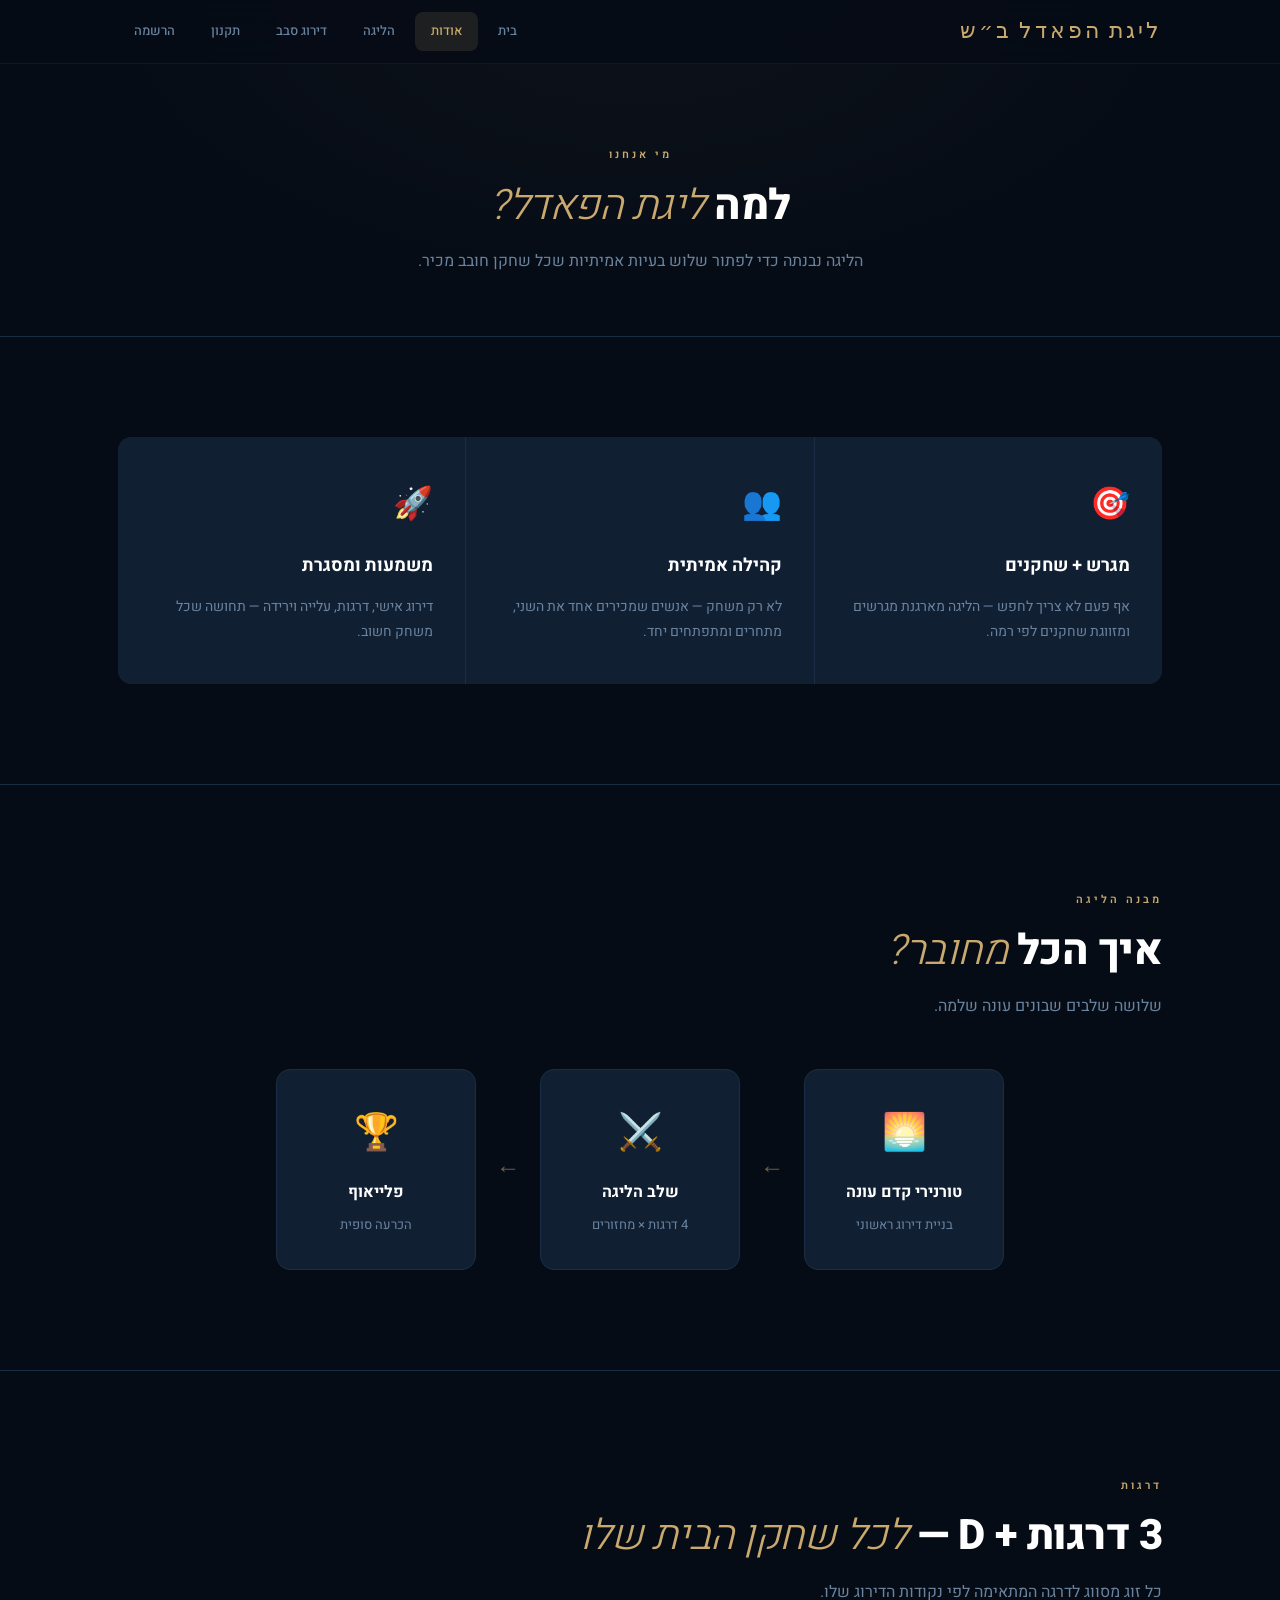
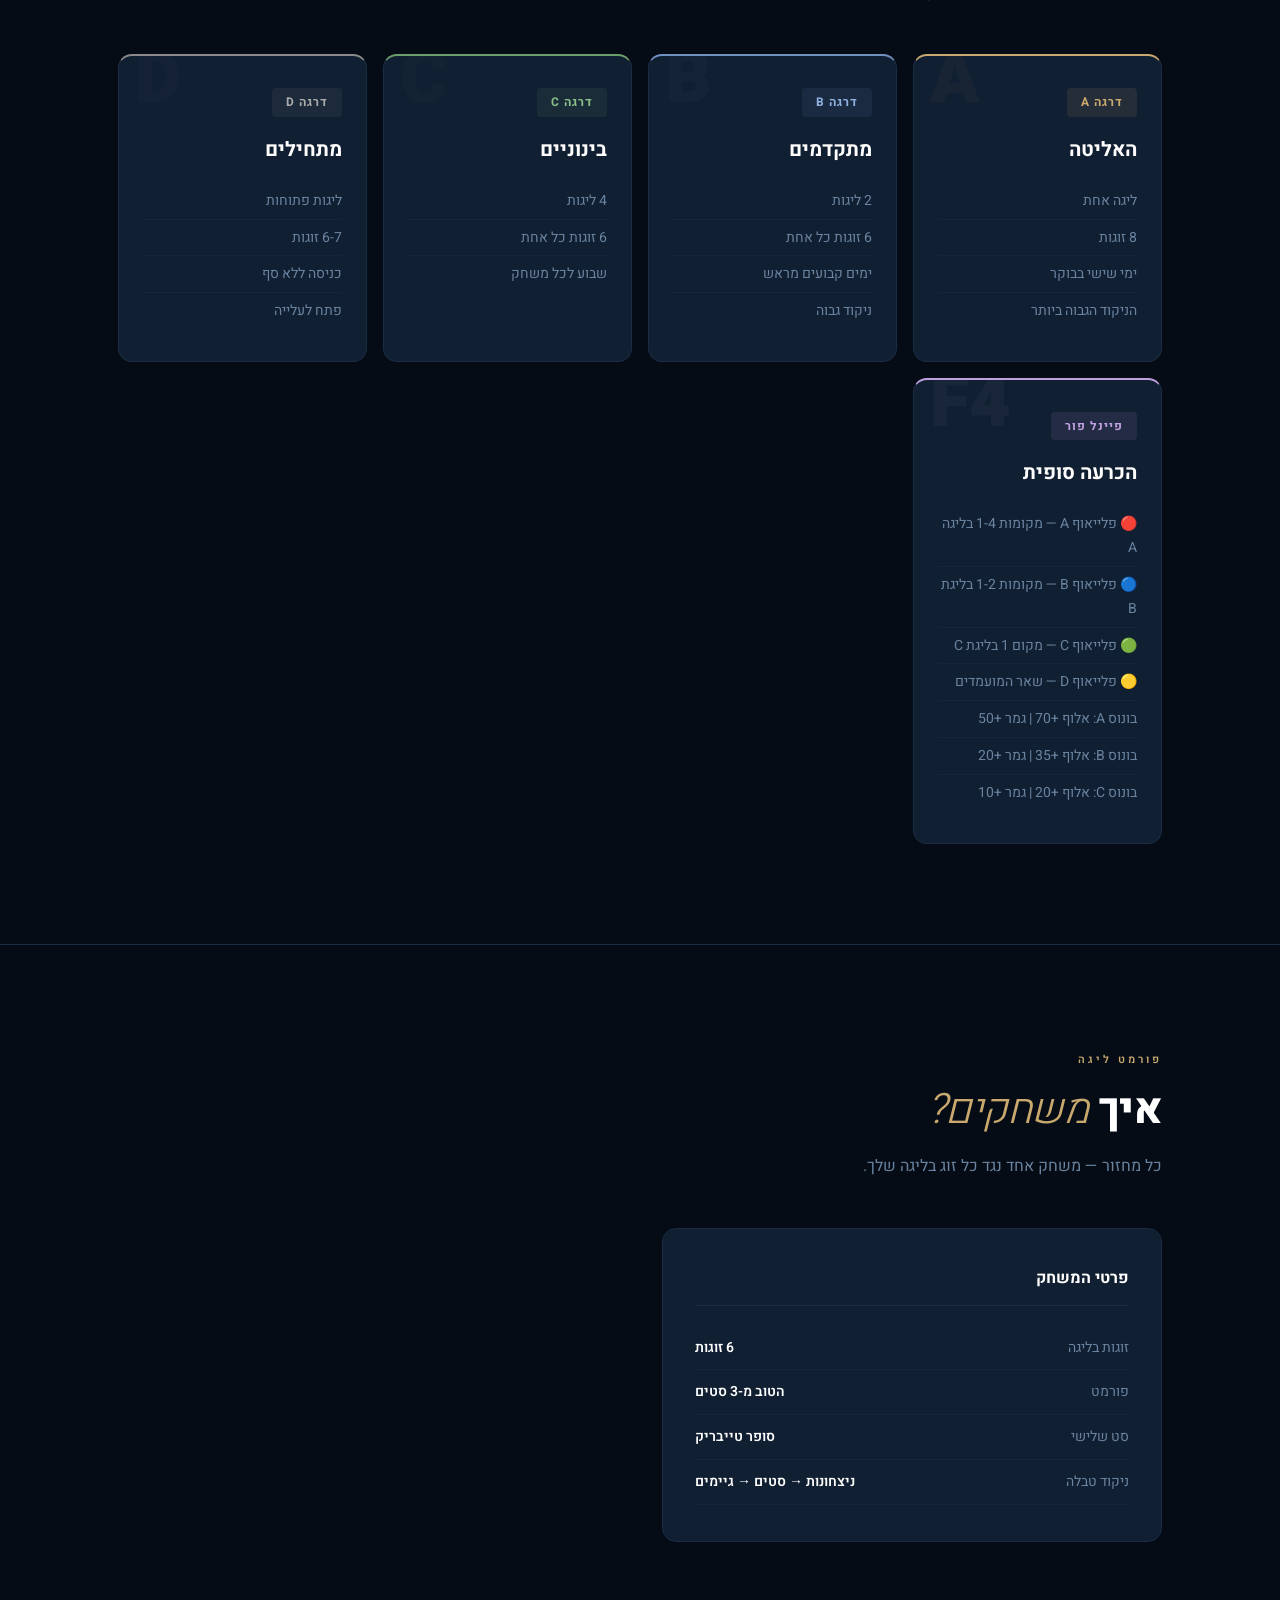
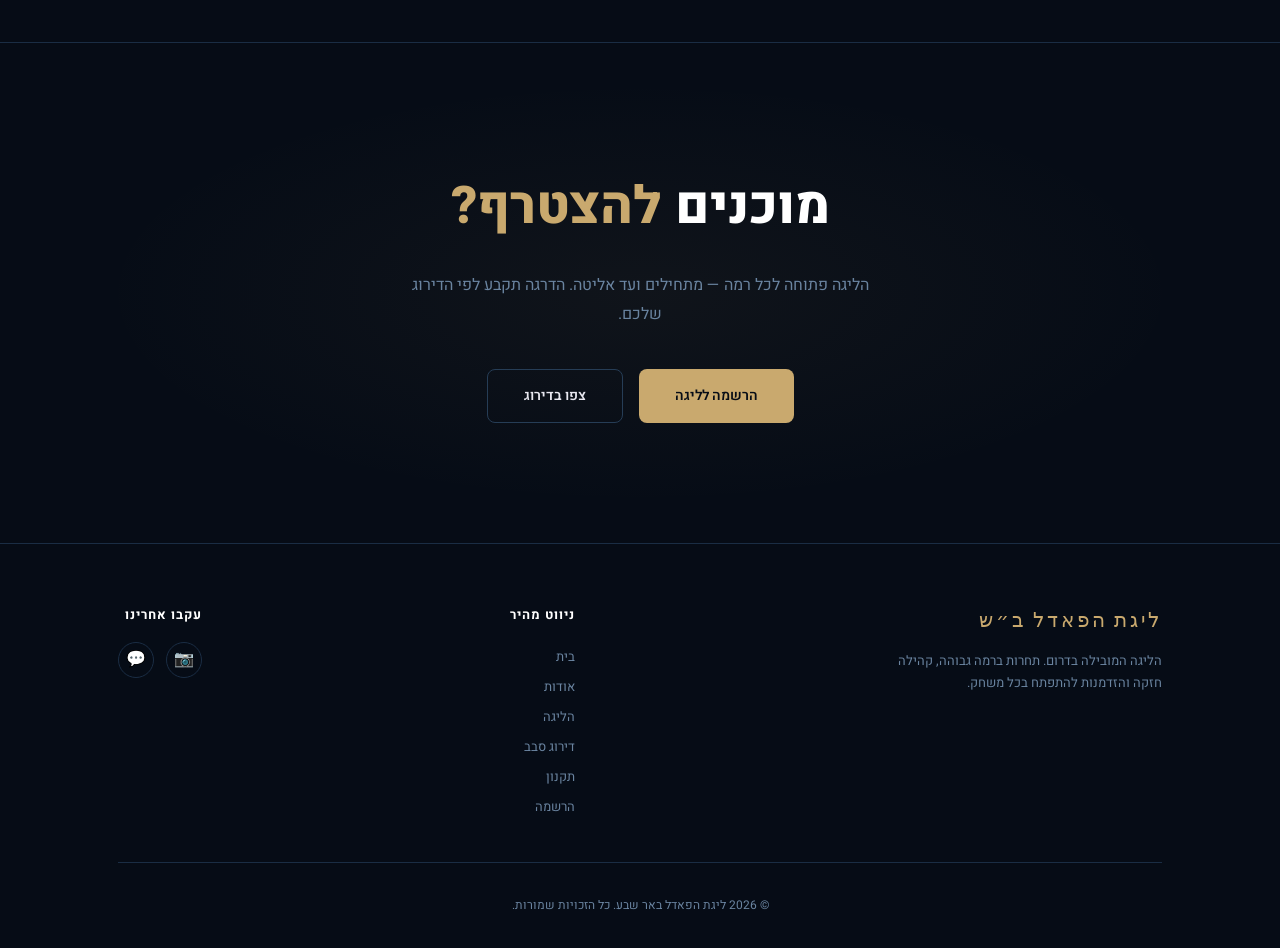
<file: about.html>
<!DOCTYPE html>
<html lang="he" dir="rtl">
<head>
  <meta charset="UTF-8">
  <meta name="viewport" content="width=device-width, initial-scale=1.0">
  <title>אודות — ליגת הפאדל באר שבע</title>
  <link rel="preconnect" href="https://fonts.googleapis.com">
  <link rel="preconnect" href="https://fonts.gstatic.com" crossorigin>
  <link href="https://fonts.googleapis.com/css2?family=Bebas+Neue&family=Heebo:wght@300;400;500;600;700;800;900&display=swap" rel="stylesheet">
  <link rel="stylesheet" href="css/style.css">
</head>
<body>

  <!-- NAVBAR -->
  <nav class="navbar">
    <div class="container">
      <div class="nav-brand">ליגת הפאדל ב״ש</div>
      <div class="nav-links">
        <a href="index.html">בית</a>
        <a href="about.html" class="active">אודות</a>
        <a href="league.html">הליגה</a>
        <a href="rankings.html">דירוג סבב</a>
        <a href="rules.html">תקנון</a>
        <a href="register.html">הרשמה</a>
      </div>
      <button class="menu-toggle" aria-label="תפריט">
        <span></span><span></span><span></span>
      </button>
    </div>
  </nav>

  <!-- PAGE HEADER -->
  <header class="page-header">
    <div class="container">
      <div class="section-tag">מי אנחנו</div>
      <h1 class="section-title">למה <span>ליגת הפאדל?</span></h1>
      <p class="section-sub" style="margin:0 auto;">הליגה נבנתה כדי לפתור שלוש בעיות אמיתיות שכל שחקן חובב מכיר.</p>
    </div>
  </header>

  <div class="divider"></div>

  <!-- GOALS -->
  <section class="section">
    <div class="container">
      <div class="goals-grid reveal">
        <div class="goal-card">
          <div class="icon">🎯</div>
          <h3>מגרש + שחקנים</h3>
          <p>אף פעם לא צריך לחפש — הליגה מארגנת מגרשים ומזווגת שחקנים לפי רמה.</p>
        </div>
        <div class="goal-card">
          <div class="icon">👥</div>
          <h3>קהילה אמיתית</h3>
          <p>לא רק משחק — אנשים שמכירים אחד את השני, מתחרים ומתפתחים יחד.</p>
        </div>
        <div class="goal-card">
          <div class="icon">🚀</div>
          <h3>משמעות ומסגרת</h3>
          <p>דירוג אישי, דרגות, עלייה וירידה — תחושה שכל משחק חשוב.</p>
        </div>
      </div>
    </div>
  </section>

  <div class="divider"></div>

  <!-- STRUCTURE -->
  <section class="section">
    <div class="container">
      <div class="section-tag">מבנה הליגה</div>
      <h2 class="section-title">איך הכל <span>מחובר?</span></h2>
      <p class="section-sub">שלושה שלבים שבונים עונה שלמה.</p>

      <div class="structure-flow reveal">
        <div class="flow-item">
          <div class="icon">🌅</div>
          <h4>טורנירי קדם עונה</h4>
          <p>בניית דירוג ראשוני</p>
        </div>
        <div class="flow-arrow">←</div>
        <div class="flow-item">
          <div class="icon">⚔️</div>
          <h4>שלב הליגה</h4>
          <p>4 דרגות × מחזורים</p>
        </div>
        <div class="flow-arrow">←</div>
        <div class="flow-item">
          <div class="icon">🏆</div>
          <h4>פלייאוף</h4>
          <p>הכרעה סופית</p>
        </div>
      </div>
    </div>
  </section>

  <div class="divider"></div>

  <!-- GRADES -->
  <section class="section">
    <div class="container">
      <div class="section-tag">דרגות</div>
      <h2 class="section-title">3 דרגות + D — <span>לכל שחקן הבית שלו</span></h2>
      <p class="section-sub">כל זוג מסווג לדרגה המתאימה לפי נקודות הדירוג שלו.</p>

      <div class="leagues-grid reveal">
        <div class="league-card a">
          <div class="letter">A</div>
          <span class="badge">דרגה A</span>
          <h3>האליטה</h3>
          <ul>
            <li>ליגה אחת</li>
            <li>8 זוגות</li>
            <li>ימי שישי בבוקר</li>
            <li>הניקוד הגבוה ביותר</li>
          </ul>
        </div>

        <div class="league-card b">
          <div class="letter">B</div>
          <span class="badge">דרגה B</span>
          <h3>מתקדמים</h3>
          <ul>
            <li>2 ליגות</li>
            <li>6 זוגות כל אחת</li>
            <li>ימים קבועים מראש</li>
            <li>ניקוד גבוה</li>
          </ul>
        </div>

        <div class="league-card c">
          <div class="letter">C</div>
          <span class="badge">דרגה C</span>
          <h3>בינוניים</h3>
          <ul>
            <li>4 ליגות</li>
            <li>6 זוגות כל אחת</li>
            <li>שבוע לכל משחק</li>
          </ul>
        </div>

        <div class="league-card d">
          <div class="letter">D</div>
          <span class="badge">דרגה D</span>
          <h3>מתחילים</h3>
          <ul>
            <li>ליגות פתוחות</li>
            <li>6-7 זוגות</li>
            <li>כניסה ללא סף</li>
            <li>פתח לעלייה</li>
          </ul>
        </div>

        <div class="league-card f4">
          <div class="letter">F4</div>
          <span class="badge">פיינל פור</span>
          <h3>הכרעה סופית</h3>
          <ul>
            <li>🔴 פלייאוף A — מקומות 1-4 בליגה A</li>
            <li>🔵 פלייאוף B — מקומות 1-2 בליגת B</li>
            <li>🟢 פלייאוף C — מקום 1 בליגת C</li>
            <li>🟡 פלייאוף D — שאר המועמדים</li>
            <li>בונוס A: אלוף +70 | גמר +50</li>
            <li>בונוס B: אלוף +35 | גמר +20</li>
            <li>בונוס C: אלוף +20 | גמר +10</li>
          </ul>
        </div>
      </div>
    </div>
  </section>

  <div class="divider"></div>

  <!-- FORMAT -->
  <section class="section">
    <div class="container">
      <div class="section-tag">פורמט ליגה</div>
      <h2 class="section-title">איך <span>משחקים?</span></h2>
      <p class="section-sub">כל מחזור — משחק אחד נגד כל זוג בליגה שלך.</p>

      <div class="format-box reveal">
        <h4>פרטי המשחק</h4>
        <div class="format-row">
          <span class="label">זוגות בליגה</span>
          <span class="value">6 זוגות</span>
        </div>
        <div class="format-row">
          <span class="label">פורמט</span>
          <span class="value">הטוב מ-3 סטים</span>
        </div>
        <div class="format-row">
          <span class="label">סט שלישי</span>
          <span class="value">סופר טייבריק</span>
        </div>
        <div class="format-row">
          <span class="label">ניקוד טבלה</span>
          <span class="value">ניצחונות → סטים → גיימים</span>
        </div>
      </div>
    </div>
  </section>

  <div class="divider"></div>

  <!-- CTA -->
  <section class="cta-section">
    <div class="container">
      <h2 class="reveal">מוכנים <span>להצטרף?</span></h2>
      <p class="reveal">הליגה פתוחה לכל רמה — מתחילים ועד אליטה. הדרגה תקבע לפי הדירוג שלכם.</p>
      <div class="cta-buttons reveal">
        <a href="register.html" class="btn btn-gold">הרשמה לליגה</a>
        <a href="league.html" class="btn btn-outline">צפו בדירוג</a>
      </div>
    </div>
  </section>

  <!-- FOOTER -->
  <footer class="footer">
    <div class="container">
      <div class="footer-content">
        <div>
          <div class="footer-brand">ליגת הפאדל ב״ש</div>
          <p class="footer-desc">הליגה המובילה בדרום. תחרות ברמה גבוהה, קהילה חזקה והזדמנות להתפתח בכל משחק.</p>
        </div>
        <div class="footer-links">
          <h4>ניווט מהיר</h4>
          <a href="index.html">בית</a>
          <a href="about.html">אודות</a>
          <a href="league.html">הליגה</a>
          <a href="rankings.html">דירוג סבב</a>
          <a href="rules.html">תקנון</a>
          <a href="register.html">הרשמה</a>
        </div>
        <div class="footer-links">
          <h4>עקבו אחרינו</h4>
          <div class="footer-social">
            <a href="#" aria-label="אינסטגרם">📷</a>
            <a href="#" aria-label="וואטסאפ">💬</a>
          </div>
        </div>
      </div>
      <div class="footer-bottom">© 2026 ליגת הפאדל באר שבע. כל הזכויות שמורות.</div>
    </div>
  </footer>

  <script src="js/main.js"></script>
</body>
</html>
</file>
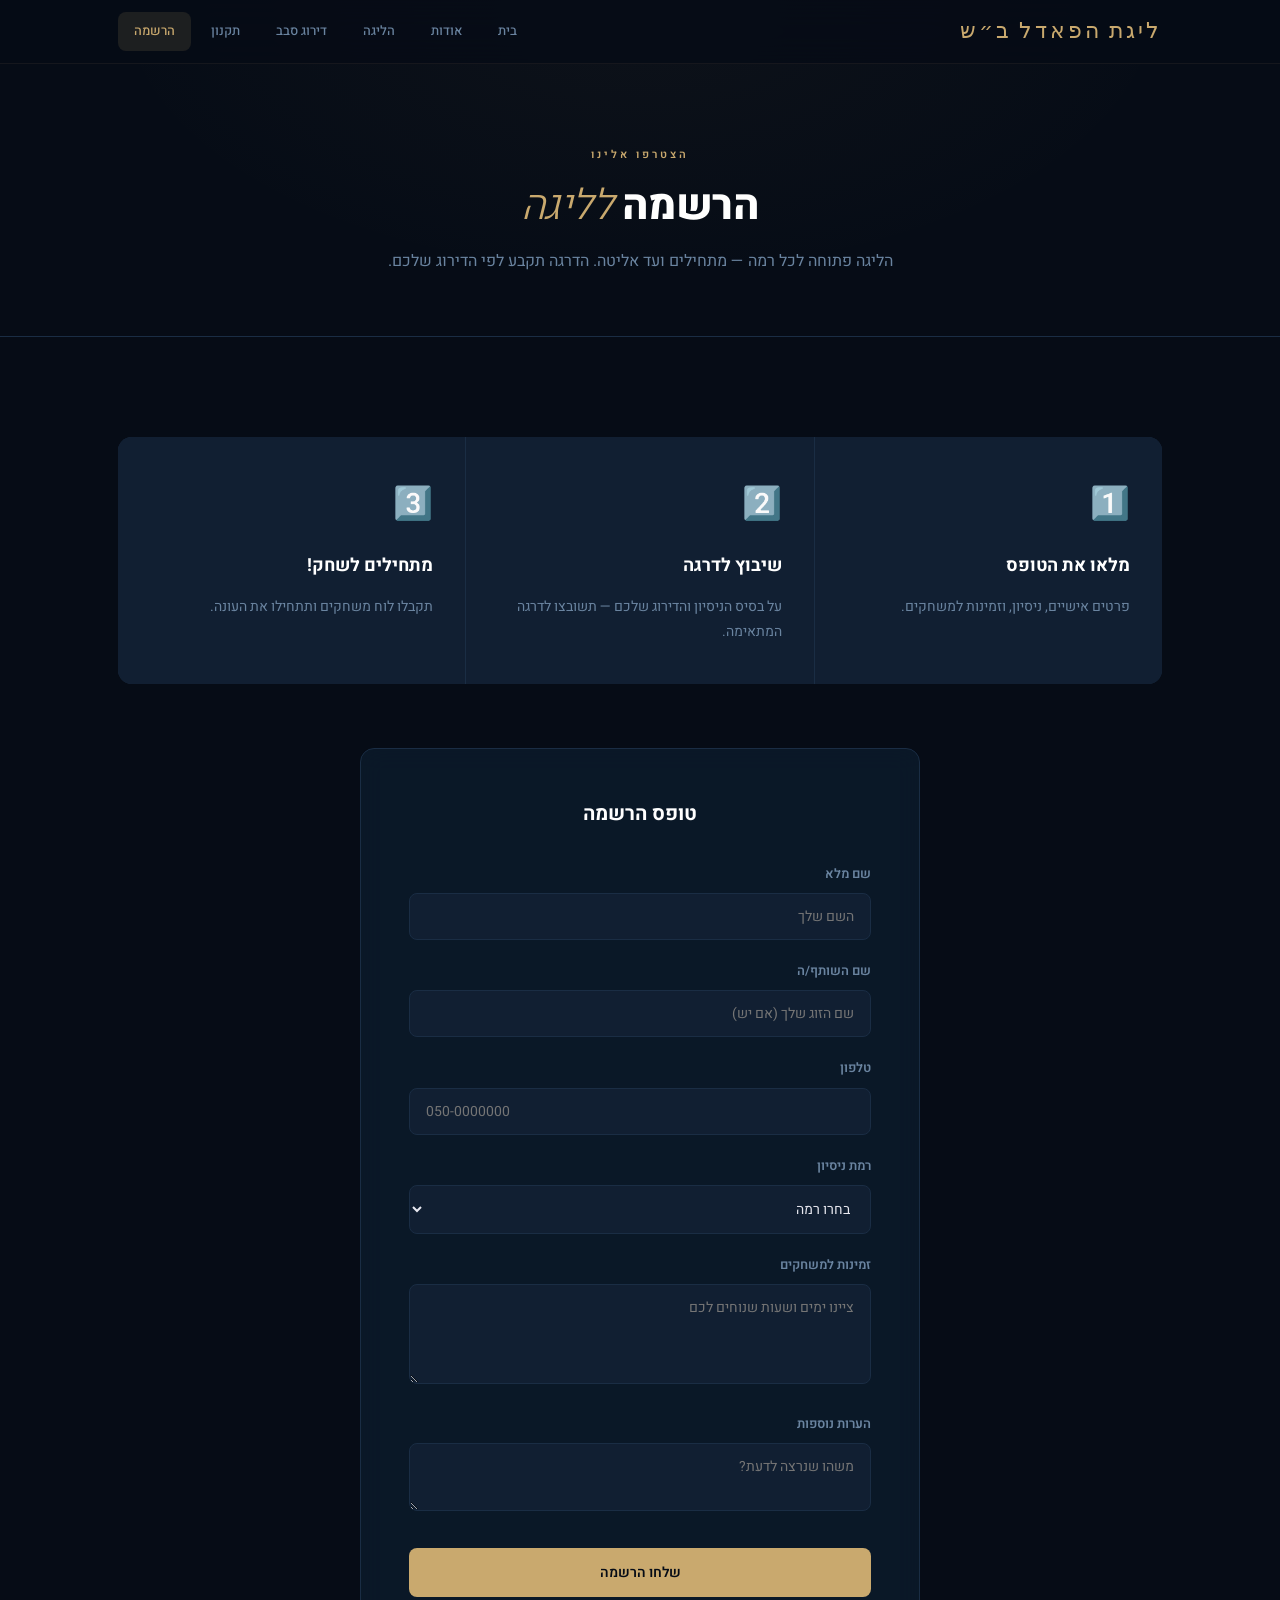
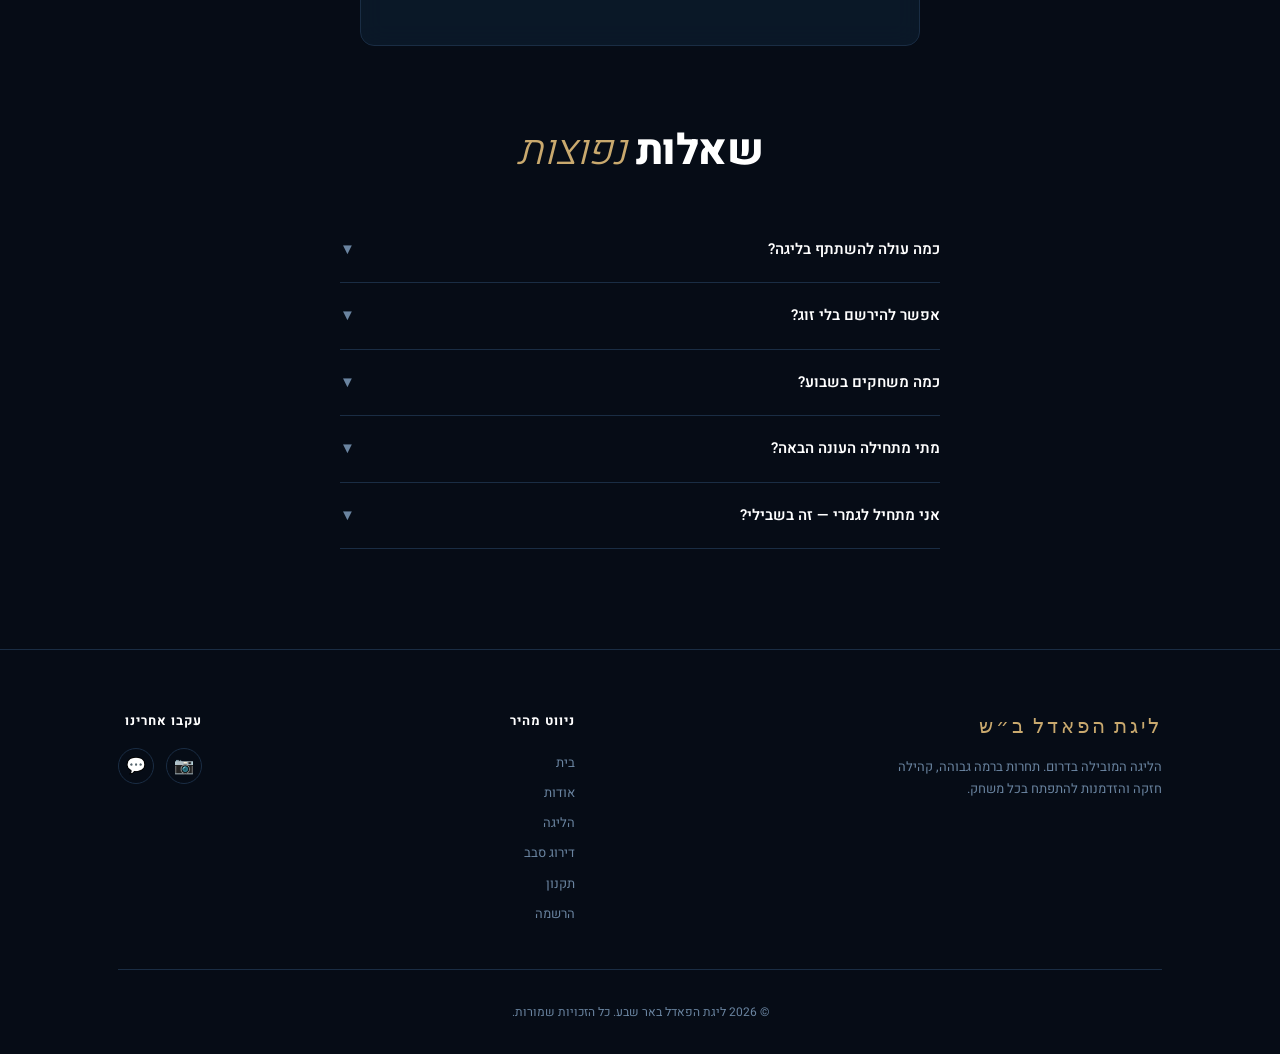
<file: register.html>
<!DOCTYPE html>
<html lang="he" dir="rtl">
<head>
  <meta charset="UTF-8">
  <meta name="viewport" content="width=device-width, initial-scale=1.0">
  <title>הרשמה — ליגת הפאדל באר שבע</title>
  <link rel="preconnect" href="https://fonts.googleapis.com">
  <link rel="preconnect" href="https://fonts.gstatic.com" crossorigin>
  <link href="https://fonts.googleapis.com/css2?family=Bebas+Neue&family=Heebo:wght@300;400;500;600;700;800;900&display=swap" rel="stylesheet">
  <link rel="stylesheet" href="css/style.css">
</head>
<body>

  <!-- NAVBAR -->
  <nav class="navbar">
    <div class="container">
      <div class="nav-brand">ליגת הפאדל ב״ש</div>
      <div class="nav-links">
        <a href="index.html">בית</a>
        <a href="about.html">אודות</a>
        <a href="league.html">הליגה</a>
        <a href="rankings.html">דירוג סבב</a>
        <a href="rules.html">תקנון</a>
        <a href="register.html" class="active">הרשמה</a>
      </div>
      <button class="menu-toggle" aria-label="תפריט">
        <span></span><span></span><span></span>
      </button>
    </div>
  </nav>

  <!-- PAGE HEADER -->
  <header class="page-header">
    <div class="container">
      <div class="section-tag">הצטרפו אלינו</div>
      <h1 class="section-title">הרשמה <span>לליגה</span></h1>
      <p class="section-sub" style="margin:0 auto;">הליגה פתוחה לכל רמה — מתחילים ועד אליטה. הדרגה תקבע לפי הדירוג שלכם.</p>
    </div>
  </header>

  <div class="divider"></div>

  <!-- REGISTRATION -->
  <section class="section">
    <div class="container">

      <!-- Steps -->
      <div class="goals-grid reveal" style="margin-bottom:64px;">
        <div class="goal-card">
          <div class="icon">1️⃣</div>
          <h3>מלאו את הטופס</h3>
          <p>פרטים אישיים, ניסיון, וזמינות למשחקים.</p>
        </div>
        <div class="goal-card">
          <div class="icon">2️⃣</div>
          <h3>שיבוץ לדרגה</h3>
          <p>על בסיס הניסיון והדירוג שלכם — תשובצו לדרגה המתאימה.</p>
        </div>
        <div class="goal-card">
          <div class="icon">3️⃣</div>
          <h3>מתחילים לשחק!</h3>
          <p>תקבלו לוח משחקים ותתחילו את העונה.</p>
        </div>
      </div>

      <!-- Form -->
      <div class="glass-panel" style="padding:48px; max-width:560px; margin:0 auto;">
        <h3 style="font-size:20px; font-weight:700; color:var(--text-bright); margin-bottom:32px; text-align:center;">טופס הרשמה</h3>

        <form class="register-form" id="registerForm">
          <div class="form-group">
            <label>שם מלא</label>
            <input type="text" required placeholder="השם שלך">
          </div>

          <div class="form-group">
            <label>שם השותף/ה</label>
            <input type="text" placeholder="שם הזוג שלך (אם יש)">
          </div>

          <div class="form-group">
            <label>טלפון</label>
            <input type="tel" required placeholder="050-0000000">
          </div>

          <div class="form-group">
            <label>רמת ניסיון</label>
            <select required>
              <option value="" disabled selected>בחרו רמה</option>
              <option>מתחיל — פחות מחצי שנה</option>
              <option>חובב — חצי שנה עד שנה</option>
              <option>בינוני — שנה-שנתיים</option>
              <option>מתקדם — 2+ שנים</option>
              <option>מקצועי — תחרותי</option>
            </select>
          </div>

          <div class="form-group">
            <label>זמינות למשחקים</label>
            <textarea placeholder="ציינו ימים ושעות שנוחים לכם"></textarea>
          </div>

          <div class="form-group">
            <label>הערות נוספות</label>
            <textarea placeholder="משהו שנרצה לדעת?" style="min-height:60px;"></textarea>
          </div>

          <button type="submit" class="btn btn-gold" style="width:100%; justify-content:center; margin-top:8px;">שלחו הרשמה</button>
        </form>
      </div>

      <!-- FAQ -->
      <div style="margin-top:80px;">
        <h2 class="section-title" style="text-align:center; margin-bottom:40px;">שאלות <span>נפוצות</span></h2>

        <div class="faq-list reveal">
          <div class="faq-item">
            <div class="faq-question">
              <span>כמה עולה להשתתף בליגה?</span>
              <span class="arrow">▼</span>
            </div>
            <div class="faq-answer">
              <p>העלות משתנה לפי העונה ומכסה שריון מגרשים. פרטים מלאים יישלחו לאחר ההרשמה.</p>
            </div>
          </div>

          <div class="faq-item">
            <div class="faq-question">
              <span>אפשר להירשם בלי זוג?</span>
              <span class="arrow">▼</span>
            </div>
            <div class="faq-answer">
              <p>כן! אנחנו נעזור לכם למצוא שותף ברמה מתאימה.</p>
            </div>
          </div>

          <div class="faq-item">
            <div class="faq-question">
              <span>כמה משחקים בשבוע?</span>
              <span class="arrow">▼</span>
            </div>
            <div class="faq-answer">
              <p>בדרך כלל משחק אחד בשבוע. המשחקים נקבעים מראש לפי הזמינות שלכם.</p>
            </div>
          </div>

          <div class="faq-item">
            <div class="faq-question">
              <span>מתי מתחילה העונה הבאה?</span>
              <span class="arrow">▼</span>
            </div>
            <div class="faq-answer">
              <p>העונות מתחילות בדרך כלל מדי כמה חודשים. עקבו אחרינו ברשתות לעדכונים.</p>
            </div>
          </div>

          <div class="faq-item">
            <div class="faq-question">
              <span>אני מתחיל לגמרי — זה בשבילי?</span>
              <span class="arrow">▼</span>
            </div>
            <div class="faq-answer">
              <p>בהחלט! דרגה D פתוחה לכולם ללא סף כניסה. זו הדרך הטובה ביותר להתחיל ולהתקדם.</p>
            </div>
          </div>
        </div>
      </div>

    </div>
  </section>

  <!-- FOOTER -->
  <footer class="footer">
    <div class="container">
      <div class="footer-content">
        <div>
          <div class="footer-brand">ליגת הפאדל ב״ש</div>
          <p class="footer-desc">הליגה המובילה בדרום. תחרות ברמה גבוהה, קהילה חזקה והזדמנות להתפתח בכל משחק.</p>
        </div>
        <div class="footer-links">
          <h4>ניווט מהיר</h4>
          <a href="index.html">בית</a>
          <a href="about.html">אודות</a>
          <a href="league.html">הליגה</a>
          <a href="rankings.html">דירוג סבב</a>
          <a href="rules.html">תקנון</a>
          <a href="register.html">הרשמה</a>
        </div>
        <div class="footer-links">
          <h4>עקבו אחרינו</h4>
          <div class="footer-social">
            <a href="#" aria-label="אינסטגרם">📷</a>
            <a href="#" aria-label="וואטסאפ">💬</a>
          </div>
        </div>
      </div>
      <div class="footer-bottom">© 2026 ליגת הפאדל באר שבע. כל הזכויות שמורות.</div>
    </div>
  </footer>

  <script src="js/main.js"></script>
</body>
</html>
</file>
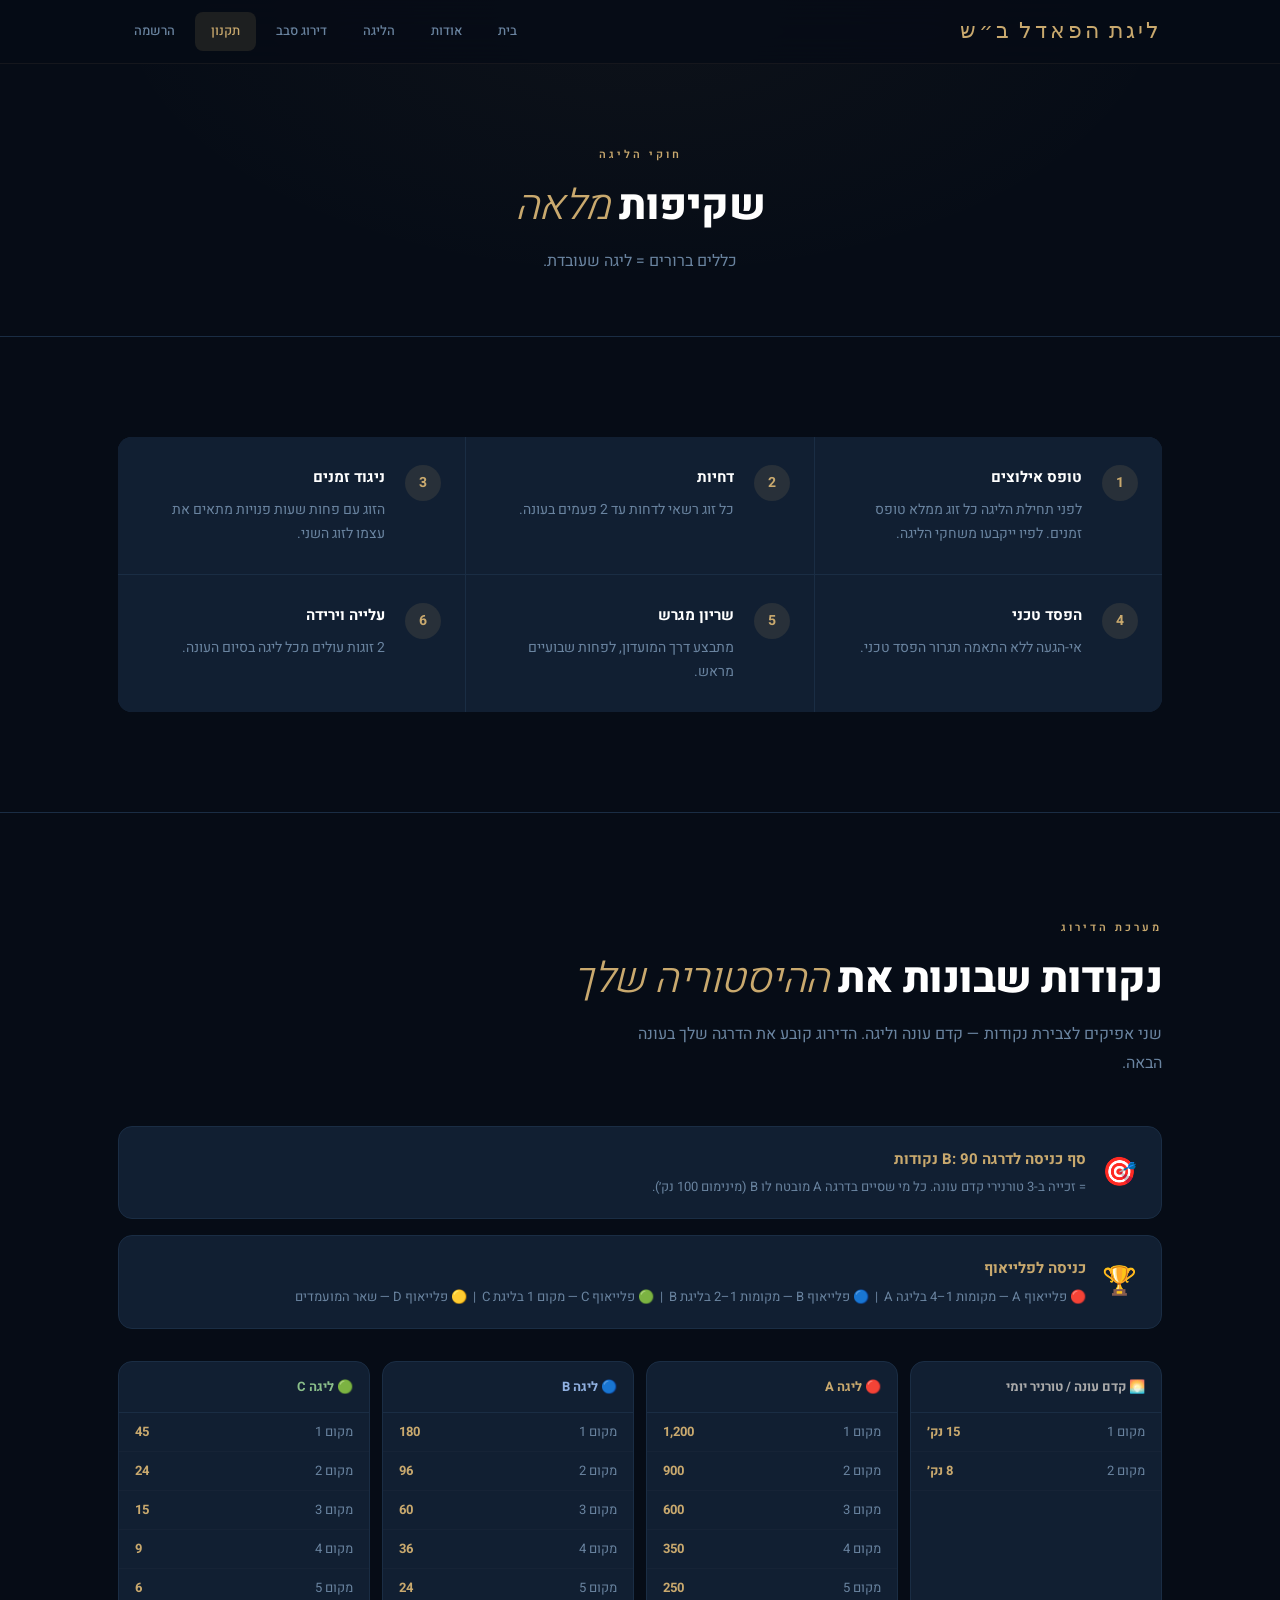
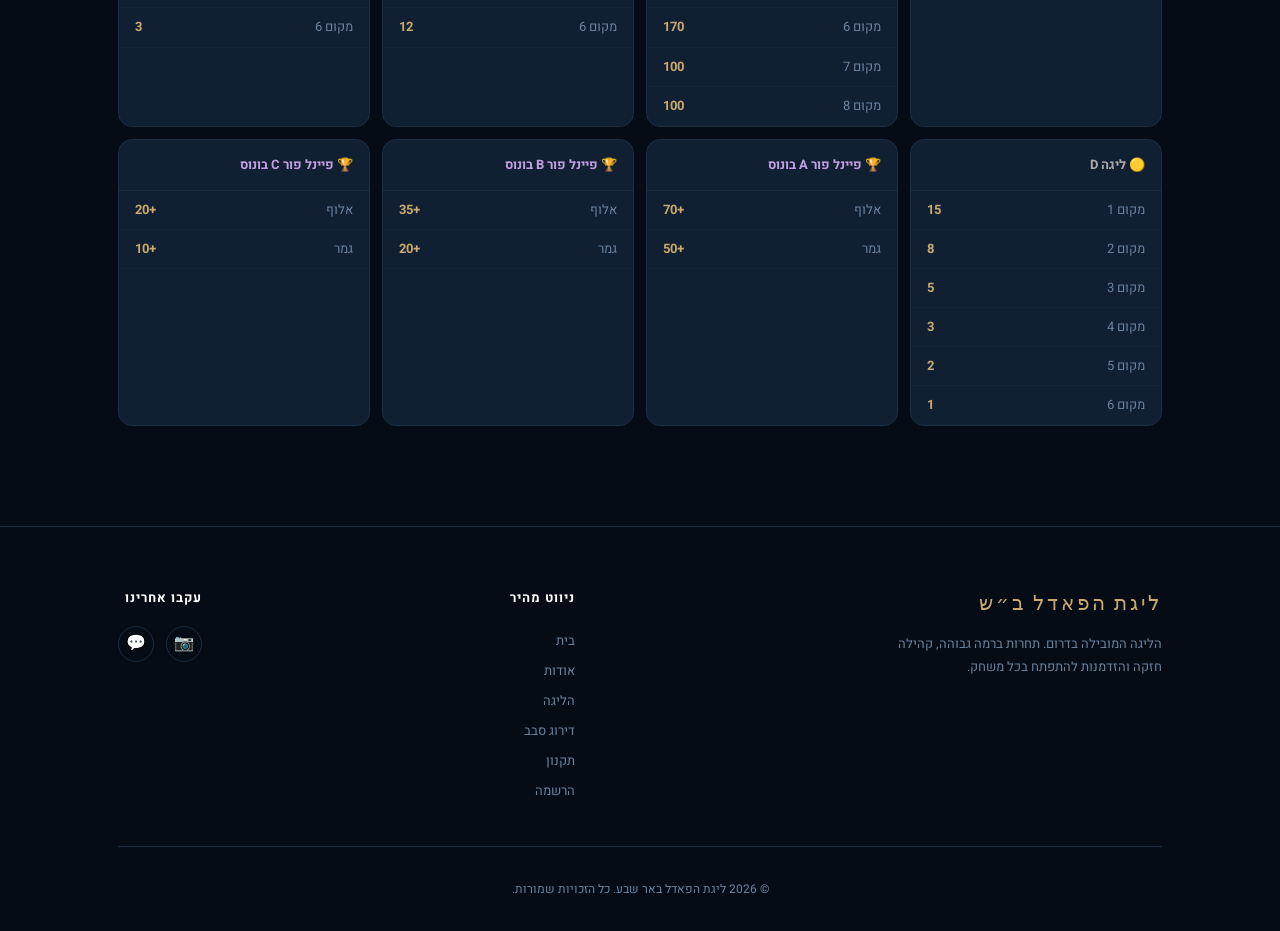
<file: rules.html>
<!DOCTYPE html>
<html lang="he" dir="rtl">
<head>
  <meta charset="UTF-8">
  <meta name="viewport" content="width=device-width, initial-scale=1.0">
  <title>תקנון — ליגת הפאדל באר שבע</title>
  <link rel="preconnect" href="https://fonts.googleapis.com">
  <link rel="preconnect" href="https://fonts.gstatic.com" crossorigin>
  <link href="https://fonts.googleapis.com/css2?family=Bebas+Neue&family=Heebo:wght@300;400;500;600;700;800;900&display=swap" rel="stylesheet">
  <link rel="stylesheet" href="css/style.css">
</head>
<body>

  <!-- NAVBAR -->
  <nav class="navbar">
    <div class="container">
      <div class="nav-brand">ליגת הפאדל ב״ש</div>
      <div class="nav-links">
        <a href="index.html">בית</a>
        <a href="about.html">אודות</a>
        <a href="league.html">הליגה</a>
        <a href="rankings.html">דירוג סבב</a>
        <a href="rules.html" class="active">תקנון</a>
        <a href="register.html">הרשמה</a>
      </div>
      <button class="menu-toggle" aria-label="תפריט">
        <span></span><span></span><span></span>
      </button>
    </div>
  </nav>

  <!-- PAGE HEADER -->
  <header class="page-header">
    <div class="container">
      <div class="section-tag">חוקי הליגה</div>
      <h1 class="section-title">שקיפות <span>מלאה</span></h1>
      <p class="section-sub" style="margin:0 auto;">כללים ברורים = ליגה שעובדת.</p>
    </div>
  </header>

  <div class="divider"></div>

  <!-- RULES -->
  <section class="section">
    <div class="container">
      <div class="rules-grid reveal">
        <div class="rule-card">
          <div class="rule-num">1</div>
          <div>
            <h4>טופס אילוצים</h4>
            <p>לפני תחילת הליגה כל זוג ממלא טופס זמנים. לפיו ייקבעו משחקי הליגה.</p>
          </div>
        </div>

        <div class="rule-card">
          <div class="rule-num">2</div>
          <div>
            <h4>דחיות</h4>
            <p>כל זוג רשאי לדחות עד 2 פעמים בעונה.</p>
          </div>
        </div>

        <div class="rule-card">
          <div class="rule-num">3</div>
          <div>
            <h4>ניגוד זמנים</h4>
            <p>הזוג עם פחות שעות פנויות מתאים את עצמו לזוג השני.</p>
          </div>
        </div>

        <div class="rule-card">
          <div class="rule-num">4</div>
          <div>
            <h4>הפסד טכני</h4>
            <p>אי-הגעה ללא התאמה תגרור הפסד טכני.</p>
          </div>
        </div>

        <div class="rule-card">
          <div class="rule-num">5</div>
          <div>
            <h4>שריון מגרש</h4>
            <p>מתבצע דרך המועדון, לפחות שבועיים מראש.</p>
          </div>
        </div>

        <div class="rule-card">
          <div class="rule-num">6</div>
          <div>
            <h4>עלייה וירידה</h4>
            <p>2 זוגות עולים מכל ליגה בסיום העונה.</p>
          </div>
        </div>
      </div>
    </div>
  </section>

  <div class="divider"></div>

  <!-- SCORING SYSTEM -->
  <section class="section">
    <div class="container">
      <div class="section-tag">מערכת הדירוג</div>
      <h2 class="section-title">נקודות שבונות את <span>ההיסטוריה שלך</span></h2>
      <p class="section-sub">שני אפיקים לצבירת נקודות — קדם עונה וליגה. הדירוג קובע את הדרגה שלך בעונה הבאה.</p>

      <!-- Threshold Banners -->
      <div class="threshold-banner reveal">
        <div class="icon">🎯</div>
        <div>
          <h4>סף כניסה לדרגה B: 90 נקודות</h4>
          <p>= זכייה ב-3 טורנירי קדם עונה. כל מי שסיים בדרגה A מובטח לו B (מינימום 100 נק׳).</p>
        </div>
      </div>

      <div class="threshold-banner reveal">
        <div class="icon">🏆</div>
        <div>
          <h4>כניסה לפלייאוף</h4>
          <p>🔴 פלייאוף A — מקומות 1–4 בליגה A &nbsp;|&nbsp; 🔵 פלייאוף B — מקומות 1–2 בליגת B &nbsp;|&nbsp; 🟢 פלייאוף C — מקום 1 בליגת C &nbsp;|&nbsp; 🟡 פלייאוף D — שאר המועמדים</p>
        </div>
      </div>

      <!-- Scoring Grid -->
      <div class="scoring-grid reveal" style="margin-top:32px;">
        <div class="score-card pre">
          <div class="score-card-header">🌅 קדם עונה / טורניר יומי</div>
          <div class="score-card-row"><span class="pos">מקום 1</span><span class="pts">15 נק׳</span></div>
          <div class="score-card-row"><span class="pos">מקום 2</span><span class="pts">8 נק׳</span></div>
        </div>

        <div class="score-card a">
          <div class="score-card-header">🔴 ליגה A</div>
          <div class="score-card-row"><span class="pos">מקום 1</span><span class="pts">1,200</span></div>
          <div class="score-card-row"><span class="pos">מקום 2</span><span class="pts">900</span></div>
          <div class="score-card-row"><span class="pos">מקום 3</span><span class="pts">600</span></div>
          <div class="score-card-row"><span class="pos">מקום 4</span><span class="pts">350</span></div>
          <div class="score-card-row"><span class="pos">מקום 5</span><span class="pts">250</span></div>
          <div class="score-card-row"><span class="pos">מקום 6</span><span class="pts">170</span></div>
          <div class="score-card-row"><span class="pos">מקום 7</span><span class="pts">100</span></div>
          <div class="score-card-row"><span class="pos">מקום 8</span><span class="pts">100</span></div>
        </div>

        <div class="score-card b">
          <div class="score-card-header">🔵 ליגה B</div>
          <div class="score-card-row"><span class="pos">מקום 1</span><span class="pts">180</span></div>
          <div class="score-card-row"><span class="pos">מקום 2</span><span class="pts">96</span></div>
          <div class="score-card-row"><span class="pos">מקום 3</span><span class="pts">60</span></div>
          <div class="score-card-row"><span class="pos">מקום 4</span><span class="pts">36</span></div>
          <div class="score-card-row"><span class="pos">מקום 5</span><span class="pts">24</span></div>
          <div class="score-card-row"><span class="pos">מקום 6</span><span class="pts">12</span></div>
        </div>

        <div class="score-card c">
          <div class="score-card-header">🟢 ליגה C</div>
          <div class="score-card-row"><span class="pos">מקום 1</span><span class="pts">45</span></div>
          <div class="score-card-row"><span class="pos">מקום 2</span><span class="pts">24</span></div>
          <div class="score-card-row"><span class="pos">מקום 3</span><span class="pts">15</span></div>
          <div class="score-card-row"><span class="pos">מקום 4</span><span class="pts">9</span></div>
          <div class="score-card-row"><span class="pos">מקום 5</span><span class="pts">6</span></div>
          <div class="score-card-row"><span class="pos">מקום 6</span><span class="pts">3</span></div>
        </div>

        <div class="score-card d">
          <div class="score-card-header">🟡 ליגה D</div>
          <div class="score-card-row"><span class="pos">מקום 1</span><span class="pts">15</span></div>
          <div class="score-card-row"><span class="pos">מקום 2</span><span class="pts">8</span></div>
          <div class="score-card-row"><span class="pos">מקום 3</span><span class="pts">5</span></div>
          <div class="score-card-row"><span class="pos">מקום 4</span><span class="pts">3</span></div>
          <div class="score-card-row"><span class="pos">מקום 5</span><span class="pts">2</span></div>
          <div class="score-card-row"><span class="pos">מקום 6</span><span class="pts">1</span></div>
        </div>

        <div class="score-card final">
          <div class="score-card-header">🏆 פיינל פור A בונוס</div>
          <div class="score-card-row"><span class="pos">אלוף</span><span class="pts">+70</span></div>
          <div class="score-card-row"><span class="pos">גמר</span><span class="pts">+50</span></div>
        </div>

        <div class="score-card final">
          <div class="score-card-header">🏆 פיינל פור B בונוס</div>
          <div class="score-card-row"><span class="pos">אלוף</span><span class="pts">+35</span></div>
          <div class="score-card-row"><span class="pos">גמר</span><span class="pts">+20</span></div>
        </div>

        <div class="score-card final">
          <div class="score-card-header">🏆 פיינל פור C בונוס</div>
          <div class="score-card-row"><span class="pos">אלוף</span><span class="pts">+20</span></div>
          <div class="score-card-row"><span class="pos">גמר</span><span class="pts">+10</span></div>
        </div>
      </div>

    </div>
  </section>

  <!-- FOOTER -->
  <footer class="footer">
    <div class="container">
      <div class="footer-content">
        <div>
          <div class="footer-brand">ליגת הפאדל ב״ש</div>
          <p class="footer-desc">הליגה המובילה בדרום. תחרות ברמה גבוהה, קהילה חזקה והזדמנות להתפתח בכל משחק.</p>
        </div>
        <div class="footer-links">
          <h4>ניווט מהיר</h4>
          <a href="index.html">בית</a>
          <a href="about.html">אודות</a>
          <a href="league.html">הליגה</a>
          <a href="rankings.html">דירוג סבב</a>
          <a href="rules.html">תקנון</a>
          <a href="register.html">הרשמה</a>
        </div>
        <div class="footer-links">
          <h4>עקבו אחרינו</h4>
          <div class="footer-social">
            <a href="#" aria-label="אינסטגרם">📷</a>
            <a href="#" aria-label="וואטסאפ">💬</a>
          </div>
        </div>
      </div>
      <div class="footer-bottom">© 2026 ליגת הפאדל באר שבע. כל הזכויות שמורות.</div>
    </div>
  </footer>

  <script src="js/main.js"></script>
</body>
</html>
</file>
<file: css/style.css>
/* ============================================
   PADEL LEAGUE BEER SHEVA - Main Stylesheet
   Premium Dark Theme - RTL Hebrew
   ============================================ */

/* ---------- CSS Variables ---------- */
:root {
  --bg-deep: #060c16;
  --bg-primary: #0a1220;
  --bg-secondary: #0e1a2e;
  --bg-card: #111f32;
  --bg-panel: rgba(11, 28, 45, 0.92);
  --bg-glass: rgba(15, 36, 56, 0.55);

  --gold: #c9a96e;
  --gold-light: #e8d5b0;
  --gold-dim: rgba(201, 169, 110, 0.12);
  --electric-blue: #3b9fe7;
  --electric-blue-bright: #5bb8ff;

  --border: #1a2d44;
  --border-light: #263d56;
  --border-gold: rgba(201, 169, 110, 0.15);

  --text-primary: #e8e8f0;
  --text-secondary: #6a84a0;
  --text-bright: #ffffff;

  --grade-a: #c9a96e;
  --grade-b: #7090c0;
  --grade-c: #6a9e6a;
  --grade-d: #8a8a8a;

  --radius: 8px;
  --radius-lg: 14px;
  --radius-xl: 20px;

  --font-body: 'Heebo', 'Segoe UI', Arial, sans-serif;
  --font-display: 'Bebas Neue', sans-serif;

  --max-width: 1140px;
  --nav-height: 64px;

  --transition: 0.3s cubic-bezier(0.4, 0, 0.2, 1);
}

/* ---------- Reset & Base ---------- */
*,
*::before,
*::after {
  margin: 0;
  padding: 0;
  box-sizing: border-box;
}

html {
  scroll-behavior: smooth;
  font-size: 16px;
  direction: rtl;
}

body {
  font-family: var(--font-body);
  background: var(--bg-deep);
  color: var(--text-primary);
  line-height: 1.7;
  overflow-x: hidden;
  -webkit-font-smoothing: antialiased;
  -moz-osx-font-smoothing: grayscale;
}

a {
  color: inherit;
  text-decoration: none;
}

ul {
  list-style: none;
}

img {
  max-width: 100%;
  display: block;
}

/* ---------- Page Load Transition ---------- */
body {
  opacity: 0;
  transition: opacity 0.4s ease;
}

body.loaded {
  opacity: 1;
}

/* ---------- Utility ---------- */
.container {
  max-width: var(--max-width);
  margin: 0 auto;
  padding: 0 48px;
}

.section {
  padding: 100px 0;
}

.section-tag {
  display: inline-block;
  font-size: 11px;
  font-weight: 600;
  letter-spacing: 3px;
  text-transform: uppercase;
  color: var(--gold);
  margin-bottom: 16px;
}

.section-title {
  font-size: clamp(28px, 4vw, 42px);
  font-weight: 800;
  color: var(--text-bright);
  margin-bottom: 16px;
  letter-spacing: -0.5px;
  line-height: 1.2;
}

.section-title span {
  color: var(--gold);
  font-weight: 300;
  font-style: italic;
}

.section-sub {
  font-size: 16px;
  color: var(--text-secondary);
  max-width: 560px;
  margin-bottom: 48px;
  line-height: 1.8;
}

.divider {
  height: 1px;
  background: var(--border);
  margin: 0;
}

/* ---------- Scrollbar ---------- */
::-webkit-scrollbar {
  width: 6px;
}

::-webkit-scrollbar-track {
  background: var(--bg-deep);
}

::-webkit-scrollbar-thumb {
  background: var(--border);
  border-radius: 3px;
}

::-webkit-scrollbar-thumb:hover {
  background: var(--gold);
}

/* ---------- Animations ---------- */
@keyframes fadeInUp {
  from {
    opacity: 0;
    transform: translateY(30px);
  }
  to {
    opacity: 1;
    transform: translateY(0);
  }
}

@keyframes fadeIn {
  from { opacity: 0; }
  to { opacity: 1; }
}

@keyframes countUp {
  from { opacity: 0; transform: scale(0.5); }
  to { opacity: 1; transform: scale(1); }
}

@keyframes pulseGlow {
  0%, 100% {
    box-shadow: 0 0 20px rgba(201, 169, 110, 0.08);
  }
  50% {
    box-shadow: 0 0 40px rgba(201, 169, 110, 0.2);
  }
}

@keyframes scorePulse {
  0% { transform: scale(1); }
  30% { transform: scale(1.25); color: var(--electric-blue-bright); text-shadow: 0 0 18px var(--electric-blue); }
  100% { transform: scale(1); }
}

@keyframes servePulse {
  0%, 100% {
    box-shadow: 0 0 8px rgba(201, 169, 110, 0.5), 0 0 20px rgba(201, 169, 110, 0.2);
    transform: scale(1);
  }
  50% {
    box-shadow: 0 0 12px rgba(201, 169, 110, 0.7), 0 0 30px rgba(201, 169, 110, 0.35);
    transform: scale(1.15);
  }
}

@keyframes livePulse {
  0%, 100% { opacity: 1; }
  50% { opacity: 0.4; }
}

@keyframes marquee {
  0% { transform: translateX(0); }
  100% { transform: translateX(-50%); }
}

@keyframes shimmer {
  0% { background-position: -200% 0; }
  100% { background-position: 200% 0; }
}

.reveal {
  opacity: 0;
  transform: translateY(30px);
  transition: opacity 0.8s var(--transition), transform 0.8s var(--transition);
}

.reveal.visible {
  opacity: 1;
  transform: translateY(0);
}

/* ---------- Navigation ---------- */
.navbar {
  position: fixed;
  top: 0;
  left: 0;
  right: 0;
  height: var(--nav-height);
  background: rgba(6, 12, 22, 0.88);
  backdrop-filter: blur(24px);
  -webkit-backdrop-filter: blur(24px);
  border-bottom: 1px solid rgba(201, 169, 110, 0.08);
  z-index: 1000;
  transition: var(--transition);
}

.navbar.scrolled {
  background: rgba(6, 12, 22, 0.96);
  box-shadow: 0 4px 30px rgba(0, 0, 0, 0.3);
}

.navbar .container {
  display: flex;
  align-items: center;
  height: 100%;
  gap: 8px;
}

.nav-brand {
  font-family: var(--font-display);
  font-size: 22px;
  color: var(--gold);
  letter-spacing: 3px;
  margin-left: auto;
  white-space: nowrap;
}

.nav-links {
  display: flex;
  align-items: center;
  gap: 4px;
}

.nav-links a {
  padding: 8px 16px;
  font-size: 13px;
  font-weight: 500;
  color: var(--text-secondary);
  border-radius: var(--radius);
  transition: var(--transition);
  white-space: nowrap;
  position: relative;
}

.nav-links a:hover {
  color: var(--text-bright);
  background: rgba(201, 169, 110, 0.06);
}

.nav-links a.active {
  color: var(--gold);
  background: var(--gold-dim);
}

/* Mobile Menu */
.menu-toggle {
  display: none;
  flex-direction: column;
  gap: 5px;
  cursor: pointer;
  padding: 8px;
  background: none;
  border: none;
  z-index: 1001;
}

.menu-toggle span {
  width: 22px;
  height: 2px;
  background: var(--text-primary);
  border-radius: 2px;
  transition: var(--transition);
}

.menu-toggle.open span:nth-child(1) {
  transform: rotate(45deg) translate(5px, 5px);
}

.menu-toggle.open span:nth-child(2) {
  opacity: 0;
}

.menu-toggle.open span:nth-child(3) {
  transform: rotate(-45deg) translate(5px, -5px);
}

/* ---------- Hero Section ---------- */
.hero {
  min-height: 100vh;
  display: flex;
  flex-direction: column;
  align-items: center;
  justify-content: center;
  text-align: center;
  padding: 120px 24px 80px;
  position: relative;
  overflow: hidden;
}

.hero::before {
  content: '';
  position: absolute;
  inset: 0;
  background:
    radial-gradient(ellipse at 50% 0%, rgba(201, 169, 110, 0.06) 0%, transparent 60%),
    radial-gradient(ellipse at 50% 100%, rgba(59, 159, 231, 0.04) 0%, transparent 50%);
  pointer-events: none;
}

.hero-tag {
  display: inline-block;
  padding: 6px 20px;
  font-size: 12px;
  font-weight: 600;
  letter-spacing: 2px;
  text-transform: uppercase;
  color: var(--gold);
  border: 1px solid var(--border-gold);
  border-radius: 50px;
  margin-bottom: 32px;
  animation: fadeIn 1s ease;
}

.hero h1 {
  font-size: clamp(42px, 7vw, 80px);
  font-weight: 900;
  color: var(--text-bright);
  line-height: 1.05;
  margin-bottom: 20px;
  letter-spacing: -1px;
  animation: fadeInUp 1s ease;
}

.hero h1 span {
  color: var(--gold);
  font-weight: 300;
  font-style: italic;
}

.hero-sub {
  font-size: 18px;
  color: var(--text-secondary);
  max-width: 500px;
  margin-bottom: 48px;
  animation: fadeInUp 1s ease 0.2s backwards;
}

.hero-stats {
  display: flex;
  gap: 48px;
  animation: fadeInUp 1s ease 0.4s backwards;
}

.hero-stat {
  text-align: center;
}

.hero-stat .number {
  font-family: var(--font-display);
  font-size: 48px;
  color: var(--gold);
  letter-spacing: 2px;
  line-height: 1;
}

.hero-stat .label {
  font-size: 13px;
  color: var(--text-secondary);
  margin-top: 4px;
}

/* ---------- Live Broadcast Section ---------- */
.broadcast-section {
  padding: 80px 0 100px;
  position: relative;
}

.broadcast-section::before {
  content: '';
  position: absolute;
  top: 0;
  left: 50%;
  transform: translateX(-50%);
  width: 600px;
  height: 600px;
  background: radial-gradient(circle, rgba(59, 159, 231, 0.04) 0%, transparent 70%);
  pointer-events: none;
}

.broadcast-wrapper {
  max-width: 900px;
  margin: 0 auto;
  position: relative;
}

.broadcast-header {
  display: flex;
  align-items: center;
  justify-content: center;
  gap: 12px;
  margin-bottom: 32px;
}

.broadcast-header h2 {
  font-family: var(--font-display);
  font-size: 28px;
  letter-spacing: 4px;
  color: var(--text-bright);
}

.live-badge {
  display: inline-flex;
  align-items: center;
  gap: 6px;
  padding: 4px 12px;
  background: rgba(220, 38, 38, 0.15);
  border: 1px solid rgba(220, 38, 38, 0.3);
  border-radius: 50px;
  font-size: 11px;
  font-weight: 700;
  color: #ef4444;
  letter-spacing: 2px;
  text-transform: uppercase;
}

.live-badge .dot {
  width: 6px;
  height: 6px;
  background: #ef4444;
  border-radius: 50%;
  animation: livePulse 1.5s ease infinite;
}

.live-badge.offline {
  background: rgba(100, 100, 100, 0.15);
  border-color: rgba(100, 100, 100, 0.3);
  color: #888;
}

.live-badge.offline .dot {
  background: #888;
  animation: none;
}

/* Video Container */
.video-container {
  position: relative;
  border-radius: var(--radius-xl);
  overflow: hidden;
  background: var(--bg-primary);
  border: 1px solid var(--border);
  box-shadow:
    0 0 0 1px rgba(201, 169, 110, 0.05),
    0 20px 60px rgba(0, 0, 0, 0.4),
    0 0 100px rgba(59, 159, 231, 0.03);
  transition: var(--transition);
}

.video-container:hover {
  box-shadow:
    0 0 0 1px rgba(201, 169, 110, 0.1),
    0 25px 70px rgba(0, 0, 0, 0.5),
    0 0 120px rgba(59, 159, 231, 0.05);
}

.video-container::before {
  content: '';
  position: absolute;
  inset: -1px;
  border-radius: var(--radius-xl);
  padding: 1px;
  background: linear-gradient(135deg, rgba(201, 169, 110, 0.15), transparent 40%, transparent 60%, rgba(59, 159, 231, 0.1));
  -webkit-mask: linear-gradient(#fff 0 0) content-box, linear-gradient(#fff 0 0);
  -webkit-mask-composite: xor;
  mask-composite: exclude;
  pointer-events: none;
  z-index: 2;
}

.video-aspect {
  position: relative;
  width: 100%;
  padding-top: 56.25%;
  background: var(--bg-secondary);
}

.video-aspect iframe {
  position: absolute;
  inset: 0;
  width: 100%;
  height: 100%;
  border: none;
}

.video-placeholder {
  position: absolute;
  inset: 0;
  display: flex;
  flex-direction: column;
  align-items: center;
  justify-content: center;
  gap: 16px;
  background:
    radial-gradient(ellipse at center, rgba(10, 18, 32, 0.8), var(--bg-secondary));
}

.video-placeholder .icon {
  width: 64px;
  height: 64px;
  border-radius: 50%;
  border: 2px solid var(--border);
  display: flex;
  align-items: center;
  justify-content: center;
  color: var(--text-secondary);
  font-size: 24px;
}

.video-placeholder p {
  color: var(--text-secondary);
  font-size: 14px;
}

/* ---------- Scoreboard ---------- */
.scoreboard {
  margin-top: -1px;
  background: linear-gradient(180deg, var(--bg-primary), var(--bg-secondary));
  border: 1px solid var(--border);
  border-top: none;
  border-radius: 0 0 var(--radius-xl) var(--radius-xl);
  overflow: hidden;
}

.score-header {
  display: grid;
  grid-template-columns: 36px 1fr auto 70px 70px 60px;
  align-items: center;
  padding: 8px 20px;
  font-size: 10px;
  font-weight: 600;
  letter-spacing: 2px;
  text-transform: uppercase;
  color: var(--text-secondary);
  border-bottom: 1px solid rgba(201, 169, 110, 0.06);
}

.team-row {
  display: grid;
  grid-template-columns: 36px 1fr auto 70px 70px 60px;
  align-items: center;
  padding: 14px 20px;
  transition: var(--transition);
}

.team-row + .team-row {
  border-top: 1px solid rgba(201, 169, 110, 0.06);
}

.serve-cell {
  display: flex;
  align-items: center;
  justify-content: center;
}

.serve-dot {
  width: 8px;
  height: 8px;
  border-radius: 50%;
  background: var(--gold);
  opacity: 0;
  transition: var(--transition);
}

.team-row.serving .serve-dot {
  opacity: 1;
  animation: servePulse 2s ease infinite;
}

.team-info .team-name {
  font-family: var(--font-display);
  font-size: 20px;
  letter-spacing: 3px;
  text-transform: uppercase;
}

.team-row:first-of-type .team-name {
  color: var(--electric-blue-bright);
  text-shadow: 0 0 20px rgba(59, 159, 231, 0.2);
}

.team-row:last-of-type .team-name {
  color: var(--gold-light);
  text-shadow: 0 0 20px rgba(201, 169, 110, 0.2);
}

.team-info .players {
  font-size: 11px;
  color: var(--text-secondary);
  margin-top: 2px;
}

.set-history {
  display: flex;
  gap: 8px;
  direction: ltr;
}

.set-history .set-score {
  font-family: var(--font-display);
  font-size: 14px;
  color: var(--text-secondary);
  padding: 2px 6px;
  background: rgba(255, 255, 255, 0.03);
  border-radius: 4px;
}

.score-val {
  font-family: var(--font-display);
  font-size: 28px;
  color: var(--text-bright);
  text-align: center;
  letter-spacing: 1px;
  transition: var(--transition);
}

.score-val.pulse {
  animation: scorePulse 0.6s ease;
}

.score-val.pts {
  font-size: 22px;
  color: var(--text-secondary);
}

/* ---------- Sponsors Marquee ---------- */
.sponsors-section {
  padding: 40px 0;
  border-top: 1px solid var(--border);
  border-bottom: 1px solid var(--border);
  overflow: hidden;
  position: relative;
}

.sponsors-section::before,
.sponsors-section::after {
  content: '';
  position: absolute;
  top: 0;
  bottom: 0;
  width: 100px;
  z-index: 2;
  pointer-events: none;
}

.sponsors-section::before {
  right: 0;
  background: linear-gradient(to left, var(--bg-deep), transparent);
}

.sponsors-section::after {
  left: 0;
  background: linear-gradient(to right, var(--bg-deep), transparent);
}

.sponsors-track {
  display: flex;
  gap: 60px;
  align-items: center;
  animation: marquee 30s linear infinite;
  width: max-content;
}

.sponsors-track img {
  height: 40px;
  opacity: 0.4;
  filter: grayscale(1) brightness(1.5);
  transition: var(--transition);
}

.sponsors-track img:hover {
  opacity: 0.8;
  filter: grayscale(0);
}

.sponsor-placeholder {
  height: 40px;
  padding: 0 24px;
  display: flex;
  align-items: center;
  font-size: 13px;
  color: var(--text-secondary);
  border: 1px dashed var(--border);
  border-radius: var(--radius);
  white-space: nowrap;
  opacity: 0.4;
}

/* ---------- About Page - Goal Cards ---------- */
.goals-grid {
  display: grid;
  grid-template-columns: repeat(auto-fill, minmax(300px, 1fr));
  gap: 1px;
  background: var(--border);
  border-radius: var(--radius-lg);
  overflow: hidden;
}

.goal-card {
  background: var(--bg-card);
  padding: 40px 32px;
  transition: var(--transition);
}

.goal-card:hover {
  background: rgba(17, 31, 50, 0.8);
}

.goal-card .icon {
  font-size: 32px;
  margin-bottom: 20px;
}

.goal-card h3 {
  font-size: 18px;
  font-weight: 700;
  color: var(--text-bright);
  margin-bottom: 12px;
}

.goal-card p {
  font-size: 14px;
  color: var(--text-secondary);
  line-height: 1.8;
}

/* ---------- Structure Flow ---------- */
.structure-flow {
  display: flex;
  align-items: center;
  justify-content: center;
  gap: 20px;
  flex-wrap: wrap;
  margin-top: 48px;
}

.flow-item {
  text-align: center;
  padding: 32px 28px;
  background: var(--bg-card);
  border: 1px solid var(--border);
  border-radius: var(--radius-lg);
  min-width: 200px;
  transition: var(--transition);
}

.flow-item:hover {
  border-color: var(--gold);
  transform: translateY(-4px);
}

.flow-item .icon {
  font-size: 36px;
  margin-bottom: 16px;
}

.flow-item h4 {
  font-size: 16px;
  font-weight: 700;
  color: var(--text-bright);
  margin-bottom: 8px;
}

.flow-item p {
  font-size: 13px;
  color: var(--text-secondary);
}

.flow-arrow {
  font-size: 24px;
  color: var(--gold);
  opacity: 0.5;
}

/* ---------- League/Grade Cards ---------- */
.leagues-grid {
  display: grid;
  grid-template-columns: repeat(auto-fill, minmax(230px, 1fr));
  gap: 16px;
}

.league-card {
  position: relative;
  overflow: hidden;
  background: var(--bg-card);
  border: 1px solid var(--border);
  border-radius: var(--radius-lg);
  padding: 32px 24px;
  transition: var(--transition);
}

.league-card:hover {
  transform: translateY(-4px);
  box-shadow: 0 12px 40px rgba(0, 0, 0, 0.3);
}

.league-card .letter {
  position: absolute;
  top: -12px;
  left: 16px;
  font-size: 72px;
  font-weight: 900;
  opacity: 0.04;
  line-height: 1;
  pointer-events: none;
}

.league-card .badge {
  display: inline-block;
  padding: 4px 14px;
  border-radius: 4px;
  font-size: 12px;
  font-weight: 700;
  text-transform: uppercase;
  letter-spacing: 1px;
  margin-bottom: 16px;
}

.league-card h3 {
  font-size: 20px;
  font-weight: 700;
  color: var(--text-bright);
  margin-bottom: 16px;
}

.league-card ul li {
  font-size: 14px;
  color: var(--text-secondary);
  padding: 6px 0;
  border-bottom: 1px solid rgba(255, 255, 255, 0.03);
}

.league-card ul li:last-child {
  border-bottom: none;
}

/* Grade colors */
.league-card.a { border-top: 2px solid var(--grade-a); }
.league-card.a .badge { background: rgba(201, 169, 110, 0.1); color: var(--grade-a); }
.league-card.a .letter { color: var(--grade-a); }

.league-card.b { border-top: 2px solid var(--grade-b); }
.league-card.b .badge { background: rgba(112, 144, 192, 0.1); color: #90b0e0; }
.league-card.b .letter { color: var(--grade-b); }

.league-card.c { border-top: 2px solid var(--grade-c); }
.league-card.c .badge { background: rgba(106, 158, 106, 0.1); color: #8abe8a; }
.league-card.c .letter { color: var(--grade-c); }

.league-card.d { border-top: 2px solid var(--grade-d); }
.league-card.d .badge { background: rgba(138, 138, 138, 0.1); color: #aaa; }
.league-card.d .letter { color: var(--grade-d); }

.league-card.f4 { border-top: 2px solid #c0a0e0; }
.league-card.f4 .badge { background: rgba(192, 160, 224, 0.1); color: #c0a0e0; }

/* ---------- Standings Table ---------- */
.tabs {
  display: flex;
  gap: 4px;
  margin-bottom: 24px;
  flex-wrap: wrap;
}

.tab-btn {
  padding: 8px 20px;
  font-size: 13px;
  font-weight: 600;
  color: var(--text-secondary);
  background: var(--bg-card);
  border: 1px solid var(--border);
  border-radius: var(--radius);
  cursor: pointer;
  transition: var(--transition);
}

.tab-btn:hover {
  color: var(--text-bright);
  border-color: var(--border-light);
}

.tab-btn.active {
  color: var(--gold);
  background: var(--gold-dim);
  border-color: rgba(201, 169, 110, 0.25);
}

.glass-panel {
  background: var(--bg-glass);
  backdrop-filter: blur(12px);
  -webkit-backdrop-filter: blur(12px);
  border: 1px solid var(--border);
  border-radius: var(--radius-lg);
  overflow: hidden;
}

.standings-table {
  width: 100%;
  border-collapse: collapse;
  font-size: 14px;
}

.standings-table thead {
  background: rgba(0, 0, 0, 0.2);
}

.standings-table th {
  padding: 14px 12px;
  font-size: 11px;
  font-weight: 600;
  letter-spacing: 1.5px;
  text-transform: uppercase;
  color: var(--text-secondary);
  text-align: center;
  white-space: nowrap;
}

.standings-table th:nth-child(2) {
  text-align: right;
}

.standings-table td {
  padding: 14px 12px;
  text-align: center;
  border-top: 1px solid rgba(255, 255, 255, 0.03);
  transition: var(--transition);
}

.standings-table td:nth-child(2) {
  text-align: right;
  font-weight: 600;
  color: var(--text-bright);
}

.standings-table tbody tr {
  transition: var(--transition);
}

.standings-table tbody tr:hover {
  background: rgba(201, 169, 110, 0.03);
}

.standings-table .rank {
  font-family: var(--font-display);
  font-size: 18px;
  color: var(--text-secondary);
}

.standings-table .rank.gold { color: #FFD700; }
.standings-table .rank.silver { color: #C0C0C0; }
.standings-table .rank.bronze { color: #CD7F32; }

.standings-table .wins {
  font-family: var(--font-display);
  font-size: 20px;
  color: var(--gold);
}

.standings-table .positive { color: #4ade80; }
.standings-table .negative { color: #f87171; }
.standings-table .blue-positive { color: var(--electric-blue-bright); }

/* ---------- Schedule / Fixtures ---------- */
.fixture-card {
  display: flex;
  align-items: center;
  justify-content: space-between;
  padding: 20px 24px;
  border-bottom: 1px solid rgba(255, 255, 255, 0.03);
  transition: var(--transition);
}

.fixture-card:last-child {
  border-bottom: none;
}

.fixture-card:hover {
  background: rgba(201, 169, 110, 0.03);
}

.fixture-team {
  flex: 1;
  font-weight: 600;
  color: var(--text-bright);
  font-size: 15px;
}

.fixture-team.away {
  text-align: left;
}

.fixture-score {
  padding: 6px 16px;
  font-family: var(--font-display);
  font-size: 20px;
  letter-spacing: 2px;
  color: var(--electric-blue-bright);
  text-shadow: 0 0 12px rgba(59, 159, 231, 0.2);
  min-width: 80px;
  text-align: center;
}

.fixture-score.pending {
  font-size: 14px;
  color: var(--text-secondary);
  text-shadow: none;
  font-family: var(--font-body);
}

.fixture-date {
  font-size: 12px;
  color: var(--gold);
  opacity: 0.7;
  text-align: center;
  padding: 4px 0;
  border-bottom: 1px solid rgba(255, 255, 255, 0.03);
}

/* ---------- Rankings Table ---------- */
.rankings-table {
  width: 100%;
  border-collapse: collapse;
}

.rankings-table thead {
  background: rgba(0, 0, 0, 0.2);
}

.rankings-table th {
  padding: 14px 16px;
  font-size: 11px;
  font-weight: 600;
  letter-spacing: 1.5px;
  text-transform: uppercase;
  color: var(--text-secondary);
  text-align: center;
  white-space: nowrap;
}

.rankings-table th:nth-child(2) {
  text-align: right;
}

.rankings-table td {
  padding: 14px 16px;
  text-align: center;
  border-top: 1px solid rgba(255, 255, 255, 0.03);
}

.rankings-table td:nth-child(2) {
  text-align: right;
  font-weight: 600;
  color: var(--text-bright);
}

.rankings-table tbody tr {
  transition: var(--transition);
}

.rankings-table tbody tr:hover {
  background: rgba(201, 169, 110, 0.03);
}

.grade-badge {
  display: inline-block;
  padding: 2px 10px;
  border-radius: 4px;
  font-size: 11px;
  font-weight: 700;
  letter-spacing: 1px;
}

.grade-badge.a { background: rgba(201, 169, 110, 0.1); color: var(--grade-a); }
.grade-badge.b { background: rgba(112, 144, 192, 0.1); color: #90b0e0; }
.grade-badge.c { background: rgba(106, 158, 106, 0.1); color: #8abe8a; }
.grade-badge.d { background: rgba(138, 138, 138, 0.1); color: #aaa; }

.rank-change {
  font-size: 12px;
  font-weight: 600;
}

.rank-change.up { color: #4ade80; }
.rank-change.down { color: #f87171; }
.rank-change.same { color: var(--text-secondary); }

.search-box {
  position: relative;
  margin-bottom: 24px;
  max-width: 320px;
}

.search-box input {
  width: 100%;
  padding: 12px 20px;
  padding-right: 44px;
  background: var(--bg-card);
  border: 1px solid var(--border);
  border-radius: var(--radius);
  color: var(--text-primary);
  font-family: var(--font-body);
  font-size: 14px;
  outline: none;
  transition: var(--transition);
}

.search-box input::placeholder {
  color: var(--text-secondary);
}

.search-box input:focus {
  border-color: var(--gold);
  box-shadow: 0 0 0 3px var(--gold-dim);
}

.search-box .search-icon {
  position: absolute;
  right: 14px;
  top: 50%;
  transform: translateY(-50%);
  color: var(--text-secondary);
  font-size: 16px;
  pointer-events: none;
}

/* ---------- Rules ---------- */
.rules-grid {
  display: grid;
  grid-template-columns: repeat(auto-fill, minmax(340px, 1fr));
  gap: 1px;
  background: var(--border);
  border-radius: var(--radius-lg);
  overflow: hidden;
}

.rule-card {
  display: flex;
  gap: 20px;
  align-items: flex-start;
  padding: 28px 24px;
  background: var(--bg-card);
  transition: var(--transition);
}

.rule-card:hover {
  background: rgba(17, 31, 50, 0.8);
}

.rule-num {
  width: 36px;
  height: 36px;
  border-radius: 50%;
  display: flex;
  align-items: center;
  justify-content: center;
  background: var(--gold-dim);
  color: var(--gold);
  font-weight: 700;
  font-size: 14px;
  flex-shrink: 0;
}

.rule-card h4 {
  font-size: 15px;
  font-weight: 700;
  color: var(--text-bright);
  margin-bottom: 8px;
}

.rule-card p {
  font-size: 14px;
  color: var(--text-secondary);
  line-height: 1.7;
}

/* ---------- Registration / CTA ---------- */
.cta-section {
  padding: 120px 0;
  text-align: center;
  position: relative;
  overflow: hidden;
}

.cta-section::before {
  content: '';
  position: absolute;
  inset: 0;
  background:
    radial-gradient(ellipse at 50% 50%, rgba(201, 169, 110, 0.05) 0%, transparent 60%);
  pointer-events: none;
}

.cta-section h2 {
  font-size: clamp(32px, 5vw, 52px);
  font-weight: 800;
  color: var(--text-bright);
  margin-bottom: 20px;
}

.cta-section h2 span {
  color: var(--gold);
}

.cta-section p {
  font-size: 16px;
  color: var(--text-secondary);
  max-width: 500px;
  margin: 0 auto 40px;
  line-height: 1.8;
}

.cta-buttons {
  display: flex;
  gap: 16px;
  justify-content: center;
  flex-wrap: wrap;
}

.btn {
  display: inline-flex;
  align-items: center;
  gap: 8px;
  padding: 14px 36px;
  border-radius: var(--radius);
  font-family: var(--font-body);
  font-size: 14px;
  font-weight: 600;
  cursor: pointer;
  transition: var(--transition);
  border: none;
  text-decoration: none;
}

.btn-gold {
  background: var(--gold);
  color: var(--bg-deep);
}

.btn-gold:hover {
  background: var(--gold-light);
  transform: translateY(-2px);
  box-shadow: 0 8px 24px rgba(201, 169, 110, 0.3);
}

.btn-outline {
  background: transparent;
  color: var(--text-primary);
  border: 1px solid var(--border-light);
}

.btn-outline:hover {
  border-color: var(--gold);
  color: var(--gold);
  transform: translateY(-2px);
}

/* ---------- Registration Form ---------- */
.register-form {
  max-width: 500px;
  margin: 0 auto;
  text-align: right;
}

.form-group {
  margin-bottom: 20px;
}

.form-group label {
  display: block;
  font-size: 13px;
  font-weight: 600;
  color: var(--text-secondary);
  margin-bottom: 8px;
}

.form-group input,
.form-group select,
.form-group textarea {
  width: 100%;
  padding: 12px 16px;
  background: var(--bg-card);
  border: 1px solid var(--border);
  border-radius: var(--radius);
  color: var(--text-primary);
  font-family: var(--font-body);
  font-size: 14px;
  outline: none;
  transition: var(--transition);
}

.form-group input:focus,
.form-group select:focus,
.form-group textarea:focus {
  border-color: var(--gold);
  box-shadow: 0 0 0 3px var(--gold-dim);
}

.form-group textarea {
  resize: vertical;
  min-height: 100px;
}

/* ---------- Footer ---------- */
.footer {
  padding: 60px 0 32px;
  border-top: 1px solid var(--border);
}

.footer-content {
  display: flex;
  justify-content: space-between;
  align-items: flex-start;
  gap: 48px;
  margin-bottom: 40px;
}

.footer-brand {
  font-family: var(--font-display);
  font-size: 20px;
  color: var(--gold);
  letter-spacing: 3px;
  margin-bottom: 12px;
}

.footer-desc {
  font-size: 13px;
  color: var(--text-secondary);
  max-width: 280px;
  line-height: 1.7;
}

.footer-links h4 {
  font-size: 13px;
  font-weight: 700;
  color: var(--text-bright);
  margin-bottom: 16px;
  letter-spacing: 1px;
  text-transform: uppercase;
}

.footer-links a {
  display: block;
  font-size: 13px;
  color: var(--text-secondary);
  padding: 4px 0;
  transition: var(--transition);
}

.footer-links a:hover {
  color: var(--gold);
}

.footer-social {
  display: flex;
  gap: 12px;
}

.footer-social a {
  width: 36px;
  height: 36px;
  border-radius: 50%;
  border: 1px solid var(--border);
  display: flex;
  align-items: center;
  justify-content: center;
  font-size: 16px;
  color: var(--text-secondary);
  transition: var(--transition);
}

.footer-social a:hover {
  border-color: var(--gold);
  color: var(--gold);
}

.footer-bottom {
  text-align: center;
  padding-top: 32px;
  border-top: 1px solid var(--border);
  font-size: 12px;
  color: var(--text-secondary);
}

/* ---------- Skeleton Loading ---------- */
.skeleton {
  background: linear-gradient(90deg,
    var(--bg-card) 25%,
    rgba(255, 255, 255, 0.04) 50%,
    var(--bg-card) 75%);
  background-size: 200% 100%;
  animation: shimmer 1.5s infinite;
  border-radius: var(--radius);
}

.skeleton-row {
  height: 48px;
  margin-bottom: 2px;
}

.skeleton-text {
  height: 16px;
  width: 60%;
  margin-bottom: 8px;
}

/* ---------- Page Header (inner pages) ---------- */
.page-header {
  padding: 140px 0 60px;
  text-align: center;
  position: relative;
}

.page-header::before {
  content: '';
  position: absolute;
  inset: 0;
  background:
    radial-gradient(ellipse at 50% 0%, rgba(201, 169, 110, 0.04) 0%, transparent 60%);
  pointer-events: none;
}

/* ---------- Format Section ---------- */
.format-box {
  background: var(--bg-card);
  border: 1px solid var(--border);
  border-radius: var(--radius-lg);
  padding: 36px 32px;
  max-width: 500px;
}

.format-box h4 {
  font-size: 16px;
  font-weight: 700;
  color: var(--text-bright);
  margin-bottom: 20px;
  padding-bottom: 12px;
  border-bottom: 1px solid var(--border);
}

.format-row {
  display: flex;
  justify-content: space-between;
  padding: 10px 0;
  font-size: 14px;
  border-bottom: 1px solid rgba(255, 255, 255, 0.03);
}

.format-row .label {
  color: var(--text-secondary);
}

.format-row .value {
  color: var(--text-bright);
  font-weight: 600;
}

/* ---------- Scoring Section ---------- */
.scoring-grid {
  display: grid;
  grid-template-columns: repeat(auto-fill, minmax(220px, 1fr));
  gap: 12px;
}

.score-card {
  background: var(--bg-card);
  border: 1px solid var(--border);
  border-radius: var(--radius-lg);
  overflow: hidden;
}

.score-card-header {
  padding: 14px 16px;
  font-size: 13px;
  font-weight: 700;
  border-bottom: 1px solid var(--border);
}

.score-card.pre .score-card-header { color: #aaa; }
.score-card.a .score-card-header { color: var(--grade-a); }
.score-card.b .score-card-header { color: #90b0e0; }
.score-card.c .score-card-header { color: #8abe8a; }
.score-card.d .score-card-header { color: #aaa; }
.score-card.final .score-card-header { color: #c0a0e0; }

.score-card-row {
  display: flex;
  justify-content: space-between;
  padding: 8px 16px;
  font-size: 13px;
  border-bottom: 1px solid rgba(255, 255, 255, 0.02);
}

.score-card-row .pos {
  color: var(--text-secondary);
}

.score-card-row .pts {
  color: var(--gold);
  font-weight: 700;
}

/* ---------- Threshold Banners ---------- */
.threshold-banner {
  display: flex;
  gap: 16px;
  align-items: center;
  background: var(--bg-card);
  border: 1px solid var(--border);
  border-radius: var(--radius-lg);
  padding: 20px 24px;
  margin-bottom: 16px;
}

.threshold-banner .icon {
  font-size: 28px;
  flex-shrink: 0;
}

.threshold-banner h4 {
  font-size: 15px;
  font-weight: 700;
  color: var(--gold);
  margin-bottom: 4px;
}

.threshold-banner p {
  font-size: 13px;
  color: var(--text-secondary);
  line-height: 1.7;
}

/* ---------- FAQ ---------- */
.faq-list {
  max-width: 600px;
  margin: 0 auto;
}

.faq-item {
  border-bottom: 1px solid var(--border);
}

.faq-question {
  display: flex;
  justify-content: space-between;
  align-items: center;
  padding: 20px 0;
  cursor: pointer;
  font-weight: 600;
  color: var(--text-bright);
  font-size: 15px;
  transition: var(--transition);
}

.faq-question:hover {
  color: var(--gold);
}

.faq-question .arrow {
  transition: var(--transition);
  color: var(--text-secondary);
}

.faq-item.open .faq-question .arrow {
  transform: rotate(180deg);
}

.faq-answer {
  max-height: 0;
  overflow: hidden;
  transition: max-height 0.3s ease;
}

.faq-answer p {
  padding-bottom: 20px;
  font-size: 14px;
  color: var(--text-secondary);
  line-height: 1.8;
}

.faq-item.open .faq-answer {
  max-height: 200px;
}

/* ============================================
   RESPONSIVE
   ============================================ */

@media (max-width: 900px) {
  .container {
    padding: 0 24px;
  }

  .section {
    padding: 72px 0;
  }

  .footer-content {
    flex-direction: column;
    gap: 32px;
  }

  .score-header,
  .team-row {
    grid-template-columns: 28px 1fr auto 56px 56px 48px;
    padding: 10px 14px;
  }

  .score-val {
    font-size: 22px;
  }

  .team-info .team-name {
    font-size: 16px;
  }
}

@media (max-width: 768px) {
  :root {
    --nav-height: 56px;
  }

  .nav-links {
    display: none;
    position: fixed;
    top: var(--nav-height);
    right: 0;
    left: 0;
    bottom: 0;
    flex-direction: column;
    background: rgba(6, 12, 22, 0.98);
    backdrop-filter: blur(24px);
    padding: 32px 24px;
    gap: 4px;
  }

  .nav-links.open {
    display: flex;
  }

  .nav-links a {
    font-size: 16px;
    padding: 14px 16px;
    border-bottom: 1px solid var(--border);
  }

  .menu-toggle {
    display: flex;
  }

  .hero h1 {
    font-size: clamp(36px, 8vw, 56px);
  }

  .hero-stats {
    gap: 32px;
  }

  .hero-stat .number {
    font-size: 36px;
  }

  .goals-grid {
    grid-template-columns: 1fr;
  }

  .structure-flow {
    flex-direction: column;
  }

  .flow-arrow {
    transform: rotate(90deg);
  }

  .leagues-grid {
    grid-template-columns: 1fr 1fr;
  }

  .rules-grid {
    grid-template-columns: 1fr;
  }

  .scoring-grid {
    grid-template-columns: 1fr 1fr;
  }

  .standings-table th,
  .standings-table td {
    padding: 10px 8px;
    font-size: 12px;
  }

  .page-header {
    padding: 100px 0 40px;
  }
}

@media (max-width: 480px) {
  .container {
    padding: 0 16px;
  }

  .section {
    padding: 56px 0;
  }

  .hero-stats {
    flex-direction: column;
    gap: 20px;
  }

  .leagues-grid {
    grid-template-columns: 1fr;
  }

  .scoring-grid {
    grid-template-columns: 1fr;
  }

  .cta-buttons {
    flex-direction: column;
    align-items: center;
  }

  .score-header,
  .team-row {
    grid-template-columns: 24px 1fr 50px 50px 40px;
    padding: 8px 10px;
    font-size: 11px;
  }

  .set-history {
    display: none;
  }

  .score-val {
    font-size: 18px;
  }

  .team-info .team-name {
    font-size: 14px;
    letter-spacing: 1px;
  }

  .team-info .players {
    font-size: 10px;
  }

  .tabs {
    gap: 2px;
  }

  .tab-btn {
    padding: 6px 12px;
    font-size: 12px;
  }

  .fixture-card {
    padding: 14px 16px;
    flex-wrap: wrap;
    gap: 8px;
  }

  .fixture-team {
    font-size: 13px;
  }

  .broadcast-header h2 {
    font-size: 22px;
  }
}
</file>
